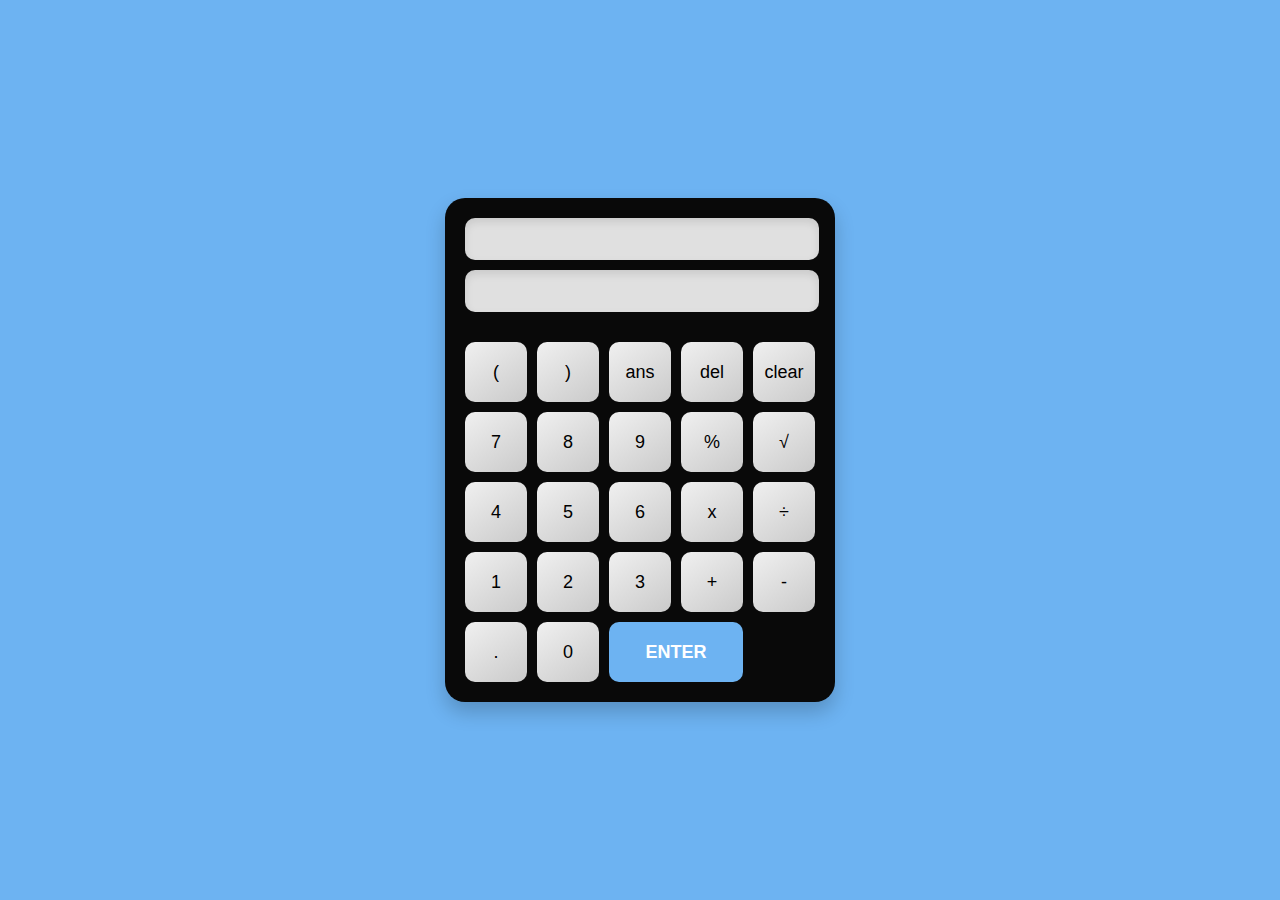
<file: Calculator 3.0/index.html>
<!DOCTYPE html>
<html lang="en">
<head>
    <meta charset="UTF-8">
    <meta name="viewport" content="width=device-width, initial-scale=1.0">
    <title>Calculator</title>
    <link rel="stylesheet" href="styles.css">
</head>
<body>
    <div class="calculator">
        <div class="display">
            <input type="text" id="history">
            <input type="text" id="current-equation">
        </div>
        <div class="buttons">
            <button class="button">(</button>
            <button class="button">)</button>
            <button class="button">ans</button>
            <button class="button">del</button>
            <button class="button">clear</button>
            <button class="button">7</button>
            <button class="button">8</button>
            <button class="button">9</button>
            <button class="button">%</button>
            <button class="button">√</button>
            <button class="button">4</button>
            <button class="button">5</button>
            <button class="button">6</button>
            <button class="button">x</button>
            <button class="button">÷</button>
            <button class="button">1</button>
            <button class="button">2</button>
            <button class="button">3</button>
            <button class="button">+</button>
            <button class="button">-</button>
            <button class="button">.</button>
            <button class="button">0</button>
            <button class="button equal">ENTER</button>
        </div>
    </div>
    <script src="script.js"></script>
</body>
</html>
</file>
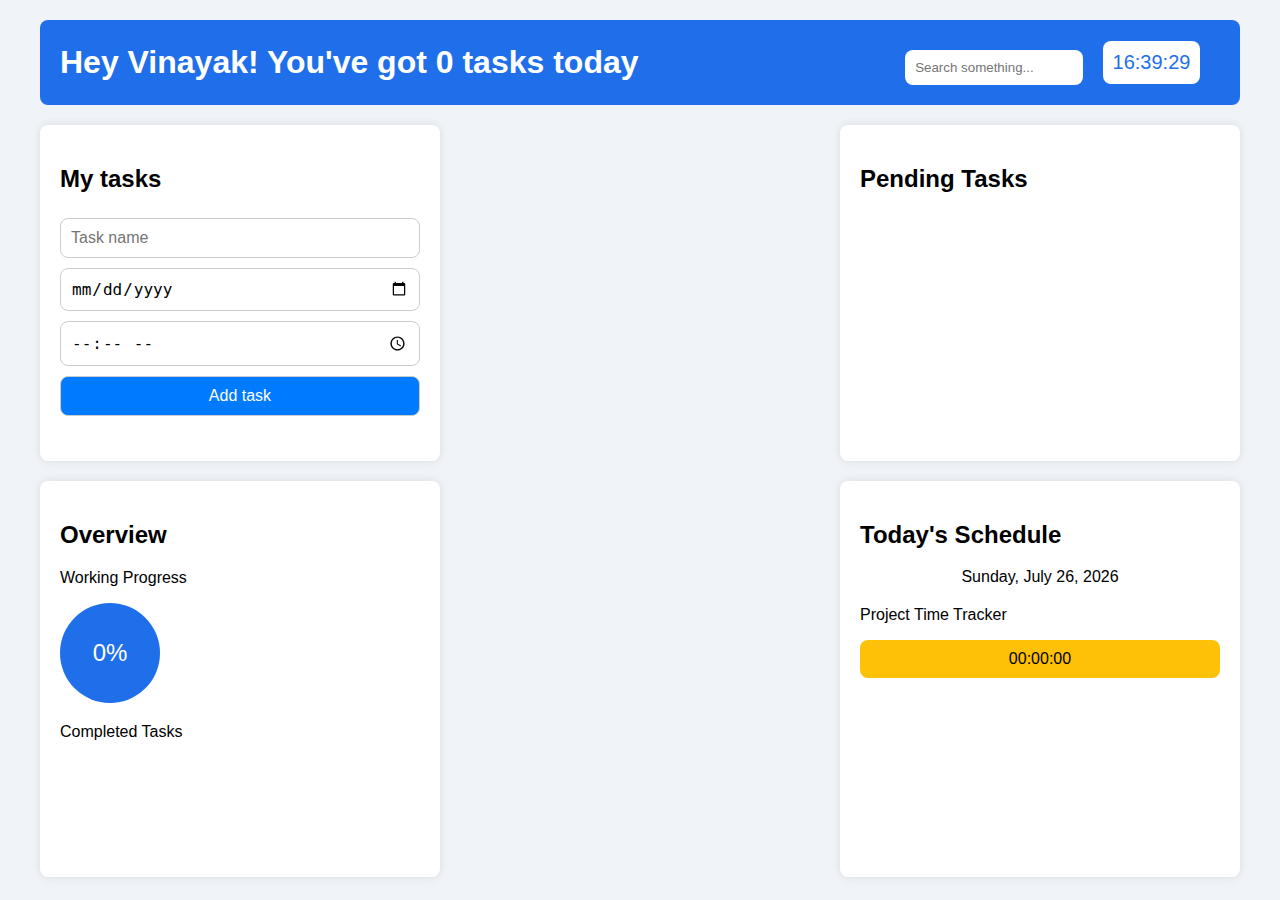
<file: to do list/index.html>
<!DOCTYPE html>
<html lang="en">
<head>
    <meta charset="UTF-8">
    <meta name="viewport" content="width=device-width, initial-scale=1.0">
    <title>Dashboard To-Do List</title>
    <link rel="stylesheet" href="styles.css">
</head>
<body>
    <div class="dashboard">
        <header>
            <h1>Hey Vinayak! You've got <span id="task-count">0</span> tasks today</h1>
            <div class="header-right">
                <input type="text" placeholder="Search something..." id="search">
                <div id="clock"></div>
            </div>
        </header>
        <main>
            <section class="tasks">
                <h2>My tasks</h2>
                <div class="add-task-container">
                    <input type="text" id="todo-input" placeholder="Task name">
                    <input type="date" id="todo-date">
                    <input type="time" id="todo-time">
                    <button id="add-todo-button">Add task</button>
                </div>
                <ul id="todo-list"></ul>
            </section>
            <section class="pending-tasks">
                <h2>Pending Tasks</h2>
                <ul id="pending-tasks-list"></ul>
            </section>
            <section class="overview">
                <h2>Overview</h2>
                <div class="working-progress">
                    <p>Working Progress</p>
                    <div class="progress-circle" id="progress-circle">0%</div>
                </div>
                <div class="completed-tasks">
                    <p>Completed Tasks</p>
                    <div class="chart" id="completed-tasks-chart">
                        <div class="bar" style="height: 0%;" id="bar-1"></div>
                        <div class="bar" style="height: 0%;" id="bar-2"></div>
                        <div class="bar" style="height: 0%;" id="bar-3"></div>
                    </div>
                </div>
            </section>
            <section class="schedule">
                <h2>Today's Schedule</h2>
                <div class="calendar">
                    <p id="current-date"></p>
                    <ul id="schedule-list"></ul>
                </div>
                <div class="project-time-tracker">
                    <p>Project Time Tracker</p>
                    <div class="time" id="project-time-tracker">00:00:00</div>
                </div>
            </section>
        </main>
    </div>
    <script src="scripts.js"></script>
</body>
</html>
</file>
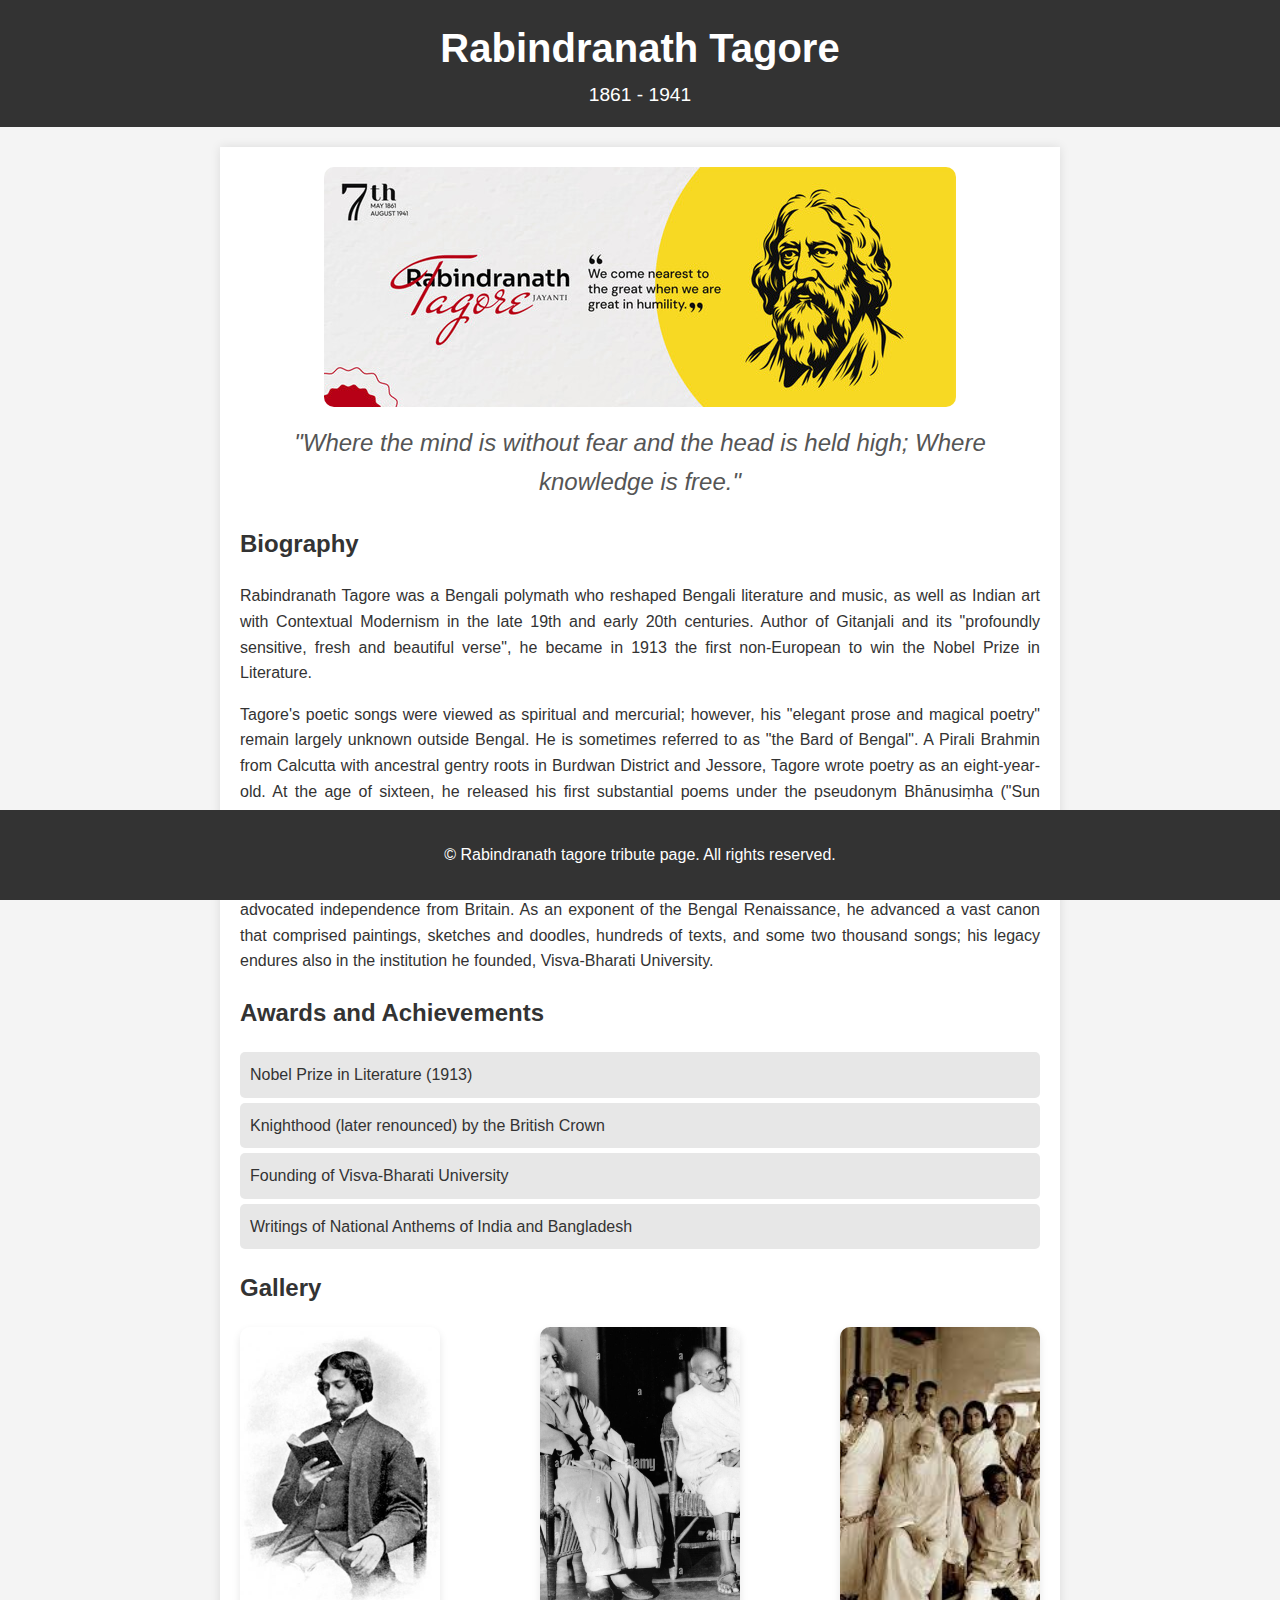
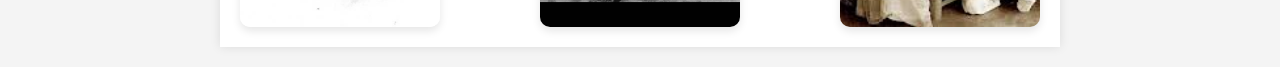
<file: tribute page/tribute.html>
<!DOCTYPE html>
<html lang="en">
<head>
    <meta charset="UTF-8">
    <meta name="viewport" content="width=device-width, initial-scale=1.0">
    <title>Rabindranath Tagore</title>
    <link rel="stylesheet" href="tribute.css">
</head>

<body>
    <header>
        <h1>Rabindranath Tagore</h1>
        <p>1861 - 1941</p>
    </header>
    <main>
        <section class="hero">
            <img src="images/first img.jpg" alt="Rabindranath Tagore">
            <blockquote>"Where the mind is without fear and the head is held high; Where knowledge is free."
            </blockquote>
        </section>
        <section class="biography">
            <h2>Biography</h2>
            <p>Rabindranath Tagore was a Bengali polymath who reshaped Bengali literature and music, as well as Indian
                art with Contextual Modernism in the late 19th and early 20th centuries. Author of Gitanjali and its
                "profoundly sensitive, fresh and beautiful verse", he became in 1913 the first non-European to win the
                Nobel Prize in Literature.</p>
            <p>Tagore's poetic songs were viewed as spiritual and mercurial; however, his "elegant prose and magical
                poetry" remain largely unknown outside Bengal. He is sometimes referred to as "the Bard of Bengal". A
                Pirali Brahmin from Calcutta with ancestral gentry roots in Burdwan District and Jessore, Tagore wrote
                poetry as an eight-year-old. At the age of sixteen, he released his first substantial poems under the
                pseudonym Bhānusiṃha ("Sun Lion"), which were seized upon by literary authorities as long-lost classics.
                By 1877 he graduated to his first short stories and dramas, published under his real name.</p>
            <p>As a humanist, universalist, internationalist, and ardent anti-nationalist, he denounced the British Raj
                and advocated independence from Britain. As an exponent of the Bengal Renaissance, he advanced a vast
                canon that comprised paintings, sketches and doodles, hundreds of texts, and some two thousand songs;
                his legacy endures also in the institution he founded, Visva-Bharati University.</p>
        </section>
        <section class="awards">
            <h2>Awards and Achievements</h2>
            <ul>
                <li>Nobel Prize in Literature (1913)</li>
                <li>Knighthood (later renounced) by the British Crown</li>
                <li>Founding of Visva-Bharati University</li>
                <li>Writings of National Anthems of India and Bangladesh</li>
            </ul>
        </section>
        <section id="gallery">
            <h2>Gallery</h2>
            <div class="gallery">
                <img src="images/young.jpg" alt="Rabindranath Tagore">
                <img src="images/gandhi with rabindra nath tagore.jpg" alt="Rabindranath Tagore with Mahatma Gandhi">
                <img src="images/at shantiniketan.jpg" alt="Rabindranath Tagore at Shantiniketan">
            </div>
        </section>
    </main>
    <footer>
        <p>&copy; Rabindranath tagore tribute page. All rights reserved. </p>
    </footer>
</body>

</html>
</file>
<file: Calculator 3.0/styles.css>
body {
    display: flex;
    justify-content: center;
    align-items: center;
    height: 100vh;
    background: #6db3f2; 
    margin: 0;
    font-family: 'Arial', sans-serif;
}

.calculator {
    width: 350px;
    background: #090909;
    border-radius: 20px;
    box-shadow: 0 10px 20px rgba(0,0,0,0.2);
    padding: 20px;
}

.display {
    margin-bottom: 20px;
}

.display input {
    width: 100%;
    height: 40px;
    background: #e0e0e0;
    border: none;
    border-radius: 10px;
    text-align: right;
    font-size: 24px;
    padding-right: -2px;
    margin-bottom: 10px;
    box-shadow: inset 0 4px 8px rgba(0,0,0,0.1);
}

.buttons {
    display: grid;
    grid-template-columns: repeat(5, 1fr);
    gap: 10px;
}

.button {
    height: 60px;
    border: none;
    border-radius: 10px;
    background: linear-gradient(145deg, #f0f0f0, #cacaca);
    font-size: 18px;
    transition: all 0.2s ease;
}

.button:active {
    background: #e6e6e6;
    box-shadow: inset 5px 5px 10px #bebebe, inset -5px -5px 10px #ffffff;
}

.button:hover {
    background: linear-gradient(145deg, #dcdcdc, #ffffff);
    box-shadow: 2px 2px 5px #bebebe, -2px -2px 5px #ffffff;
}

.equal {
    grid-column: span 2;
    background: #6db3f2;
    color: white;
    font-weight: bold; 
}

.equal:active {
    background: #559cd9;
    box-shadow: inset 5px 5px 10px #4b9ecf, inset -5px -5px 10px #85c5ff;
}

.equal:hover {
    background: #6db3f2;
}
</file>
<file: to do list/styles.css>
body {
    font-family: 'Arial', sans-serif;
    background-color: #f0f4f8;
    margin: 0;
    padding: 0;
}

.dashboard {
    max-width: 1200px;
    margin: 0 auto;
    padding: 20px;
}

header {
    text-align: center;
    background-color: #1f6feb;
    color: white;
    padding: 20px;
    border-radius: 8px;
    display: flex;
    justify-content: space-between;
    align-items: center;
}

header h1 {
    margin: 0;
}

.header-right {
    display: flex;
    align-items: center;
}

header input {
    margin-top: 10px;
    padding: 10px;
    width: 50%;
    border: none;
    border-radius: 8px;
}

#clock {
    margin-left: 20px;
    font-size: 20px;
    background-color: #fff;
    color: #1f6feb;
    padding: 10px;
    border-radius: 8px;
}

main {
    display: flex;
    justify-content: space-between;
    flex-wrap: wrap;
    gap: 20px;
    margin-top: 20px;
}

section {
    background-color: white;
    padding: 20px;
    border-radius: 8px;
    width: 30%;
    box-shadow: 0 0 10px rgba(0, 0, 0, 0.1);
}

.tasks .add-task-container {
    display: flex;
    flex-direction: column;
    margin-bottom: 20px;
}

.tasks .add-task-container input,
.tasks .add-task-container button,
.tasks .add-task-container textarea {
    margin: 5px 0;
    padding: 10px;
    font-size: 16px;
    border: 1px solid #ccc;
    border-radius: 8px;
}

.tasks .add-task-container button {
    background-color: #007BFF;
    color: white;
    cursor: pointer;
}

.tasks .add-task-container button:hover {
    background-color: #0056b3;
}

.tasks ul,
.pending-tasks ul {
    list-style: none;
    padding: 0;
}

.tasks li,
.pending-tasks li {
    background-color: #e9ecef;
    padding: 10px;
    margin-bottom: 10px;
    border-radius: 4px;
    display: flex;
    justify-content: space-between;
    align-items: center;
}

.tasks li span,
.pending-tasks li span {
    margin-right: auto;
}

.tasks li button,
.pending-tasks li button {
    background-color: #dc3545;
    color: white;
    border: none;
    border-radius: 4px;
    cursor: pointer;
    padding: 5px 10px;
}

.tasks li button:hover,
.pending-tasks li button:hover {
    background-color: #c82333;
}

.working-progress, .completed-tasks, .daily-meeting, .project-time-tracker {
    margin-top: 20px;
}

.progress-circle {
    width: 100px;
    height: 100px;
    background-color: #1f6feb;
    color: white;
    border-radius: 50%;
    display: flex;
    justify-content: center;
    align-items: center;
    font-size: 24px;
}

.chart {
    display: flex;
    justify-content: space-around;
    align-items: flex-end;
    height: 100px;
}

.bar {
    width: 20px;
    background-color: #1f6feb;
}

.calendar {
    text-align: center;
}

.daily-meeting {
    background-color: #dc3545;
    color: white;
    padding: 10px;
    border-radius: 8px;
    margin-top: 10px;
}

.project-time-tracker .time {
    background-color: #ffc107;
    color: black;
    padding: 10px;
    border-radius: 8px;
    text-align: center;
    margin-top: 10px;
}

#schedule-list {
    list-style: none;
    padding: 0;
}

#schedule-list li {
    background-color: #dc3545;
    color: white;
    padding: 10px;
    border-radius: 4px;
    margin: 5px 0;
}
</file>
<file: tribute page/tribute.css>
body {
    font-family: 'Arial', sans-serif;
    color: #333;
    line-height: 1.6;
    margin: 0;
    padding: 0;
    background-color: #f4f4f4;
}

header {
    background: #333;
    color: #fff;
    padding: 1rem 0;
    text-align: center;
}

header h1 {
    margin: 0;
    font-size: 2.5rem;
}

header p {
    margin: 0;
    font-size: 1.2rem;
}

main {
    max-width: 800px;
    margin: 20px auto;
    padding: 20px;
    background: #fff;
    box-shadow: 0 0 10px rgba(0, 0, 0, 0.1);
}

.hero {
    text-align: center;
    margin-bottom: 20px;
}

.hero img {
    max-width: 100%;
    height: auto;
    border-radius: 10px;
}

.hero blockquote {
    font-size: 1.5rem;
    font-style: italic;
    color: #555;
    margin-top: 10px;
}

.biography h2,
.awards h2,
{
color: #333;
margin-bottom: 10px;
border-bottom: 2px solid #333;
display: inline-block;
padding-bottom: 5px;
}

.biography p {
    margin-bottom: 10px;
    text-align: justify;
}

.awards ul {
    list-style: none;
    padding: 0;
}

.awards li {
    background: #e7e7e7;
    margin: 5px 0;
    padding: 10px;
    border-radius: 5px;
    transition: background 0.3s ease;
}

.awards li:hover {
    background: #ddd;
}

.gallery {
    display: flex;
    justify-content: space-between;
    flex-wrap: wrap;
}

.gallery img {
    width: 100%;
    max-width: 200px;
    object-fit: cover;
    border-radius: 10px;
    box-shadow: 0 4px 8px rgba(0, 0, 0, 0.1);
    transition: transfrom 0.3s ease-in-out;
}

.gallery img:hover {
    transform: scale(1.05);
    box-shadow: 0 0 15px rgba(0, 0, 0, 0.2);
}

footer {
    background: #333;
    color: #fff;
    text-align: center;
    padding: 1rem 0;
    position: fixed;
    width: 100%;
    bottom: 0;
}
</file>
